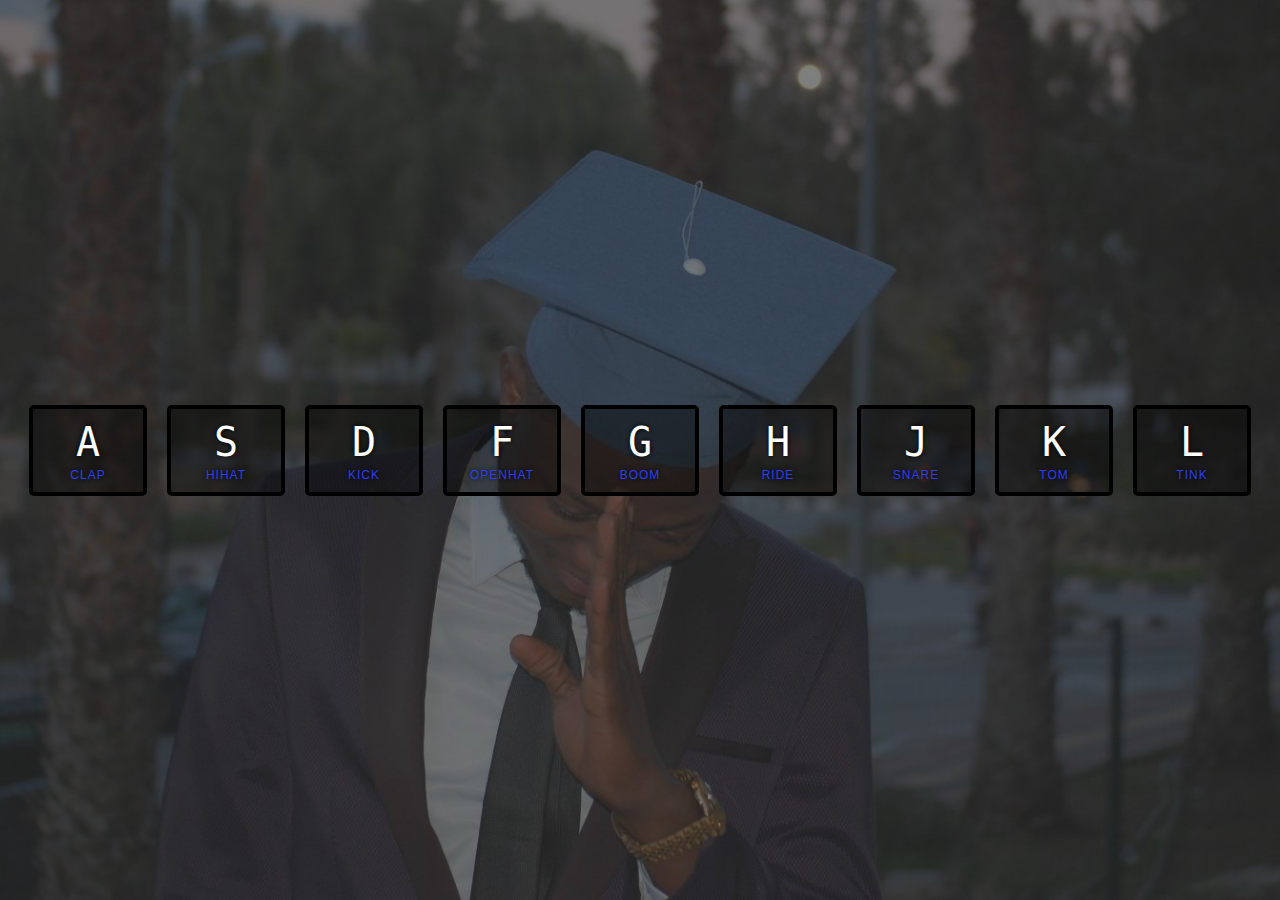
<file: javascript-drumkit/index.html>
<!DOCTYPE html>
<html lang="en">
<head>
  <meta charset="UTF-8">
  <title> Abbas JS Drum Kit V1</title>
  <link rel="stylesheet" href="style.css">
</head>
<body>


  <div class="keys">
    <div data-key="65" class="key">
      <kbd>A</kbd>
      <span class="sound">clap</span>
    </div>
    <div data-key="83" class="key">
      <kbd>S</kbd>
      <span class="sound">hihat</span>
    </div>
    <div data-key="68" class="key">
      <kbd>D</kbd>
      <span class="sound">kick</span>
    </div>
    <div data-key="70" class="key">
      <kbd>F</kbd>
      <span class="sound">openhat</span>
    </div>
    <div data-key="71" class="key">
      <kbd>G</kbd>
      <span class="sound">boom</span>
    </div>
    <div data-key="72" class="key">
      <kbd>H</kbd>
      <span class="sound">ride</span>
    </div>
    <div data-key="74" class="key">
      <kbd>J</kbd>
      <span class="sound">snare</span>
    </div>
    <div data-key="75" class="key">
      <kbd>K</kbd>
      <span class="sound">tom</span>
    </div>
    <div data-key="76" class="key">
      <kbd>L</kbd>
      <span class="sound">tink</span>
    </div>
  </div>

  <audio data-key="65" src="sounds/clap.wav"></audio>
  <audio data-key="83" src="sounds/hihat.wav"></audio>
  <audio data-key="68" src="sounds/kick.wav"></audio>
  <audio data-key="70" src="sounds/openhat.wav"></audio>
  <audio data-key="71" src="sounds/boom.wav"></audio>
  <audio data-key="72" src="sounds/ride.wav"></audio>
  <audio data-key="74" src="sounds/snare.wav"></audio>
  <audio data-key="75" src="sounds/tom.wav"></audio>
  <audio data-key="76" src="sounds/tink.wav"></audio>

<script>

    function playSound(e){
        const audio = document.querySelector(`audio[data-key="${e.keyCode}"]`);
        const key = document.querySelector(`.key[data-key="${e.keyCode}"]`);

        if(!audio)return;
        audio.currentTime = 0;
        audio.play();

        key.classList.add('playing');
    }
      
    function removeTransition(e){
        if(e.propertyName!== 'transform') return;

        this.classList.remove('playing');
    }

    const keys = Array.from(document.querySelectorAll('.key'));

    console.log('keyss',keys);
    keys.forEach(key => key.addEventListener('transitionend', removeTransition));
    window.addEventListener('keydown',playSound);

</script>


</body>
</html>
</file>
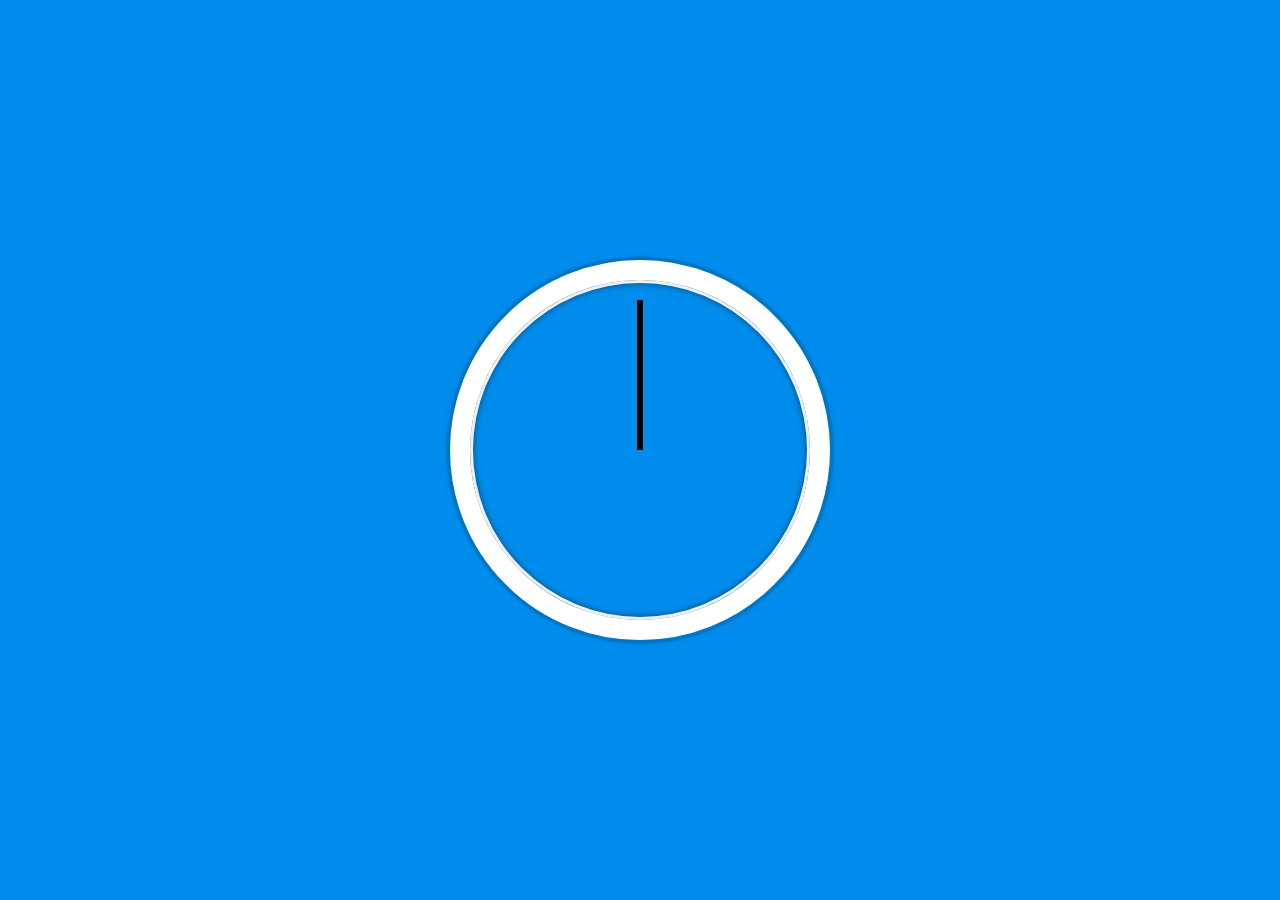
<file: JS and CSS Clock/index.html>
<!DOCTYPE html>
<html lang="en">
<head>
  <meta charset="UTF-8">
  <title>JS + CSS Clock</title>
</head>
<body>


    <div class="clock">
      <div class="clock-face">
        <div class="hand hour-hand"></div>
        <div class="hand min-hand"></div>
        <div class="hand second-hand"></div>
      </div>
    </div>


  <style>
    html {
      background: #018DED url(https://unsplash.it/1500/1000?image=881&blur=5);
      background-size: cover;
      font-family: 'helvetica neue';
      text-align: center;
      font-size: 10px;
    }

    body {
      margin: 0;
      font-size: 2rem;
      display: flex;
      flex: 1;
      min-height: 100vh;
      align-items: center;
    }

    .clock {
      width: 30rem;
      height: 30rem;
      border: 20px solid white;
      border-radius: 50%;
      margin: 50px auto;
      position: relative;
      padding: 2rem;
      box-shadow:
        0 0 0 4px rgba(0,0,0,0.1),
        inset 0 0 0 3px #EFEFEF,
        inset 0 0 10px black,
        0 0 10px rgba(0,0,0,0.2);
    }

    .clock-face {
      position: relative;
      width: 100%;
      height: 100%;
      transform: translateY(-3px); /* account for the height of the clock hands */
    }

    .hand {
      width: 50%;
      height: 6px;
      background: black;
      position: absolute;
      top: 50%;
      transform-origin: 100%;
      transform: rotate(90deg);
      transition: all 0.05s;
      transition-timing-function: cubic-bezier(0.075, 0.82, 0.165, 1);
    }

  </style>

  <script>
 const secondHand = document.querySelector('.second-hand');
 const minHand = document.querySelector('.min-hand');
 const hourHand = document.querySelector('.hour-hand');

    function setDate(){
      const now = new Date();
      const seconds = now.getSeconds();
      const secondsDegrees = ((seconds / 60) * 360) + 90;
      secondHand.style.transform = `rotate(${secondsDegrees}deg)`;

      const min = now.getMinutes();
      const minuteDegrees = ((min / 60) * 360) + 90;  
      
      minHand.style.transform = `rotate(${minuteDegrees}deg)`;

      
      const hour = now.getHours();
      const hourDegrees = ((hour / 12) * 360) + 90;  
      
      hourHand.style.transform = `rotate(${hourDegrees}deg)`;
    }

setInterval(setDate, 1000);

  </script>
</body>
</html>
</file>
<file: javascript-drumkit/style.css>
html {
    font-size: 10px;
    background: url(asset/img/bg.jpg) bottom center;
    background-size: cover;
  }
  
  body,html {
    margin: 0;
    padding: 0;
    font-family: sans-serif;
  }
  
  .keys {
    display: flex;
    flex: 1;
    min-height: 100vh;
    align-items: center;
    justify-content: center;
  }
  
  .key {
    border: .4rem solid black;
    border-radius: .5rem;
    margin: 1rem;
    font-size: 1.5rem;
    padding: 1rem .5rem;
    transition: all .07s ease;
    width: 10rem;
    text-align: center;
    color: white;
    background: rgba(0,0,0,0.4);
    text-shadow: 0 0 .5rem black;
  }
  
  .playing {
    transform: scale(1.1);
    border-color: #2d0080;
    box-shadow: 0 0 1rem #2d0080;
  }
  
  kbd {
    display: block;
    font-size: 4rem;
  }
  
  .sound {
    font-size: 1.2rem;
    text-transform: uppercase;
    letter-spacing: .1rem;
    color: #2c40f1;
  }
</file>
